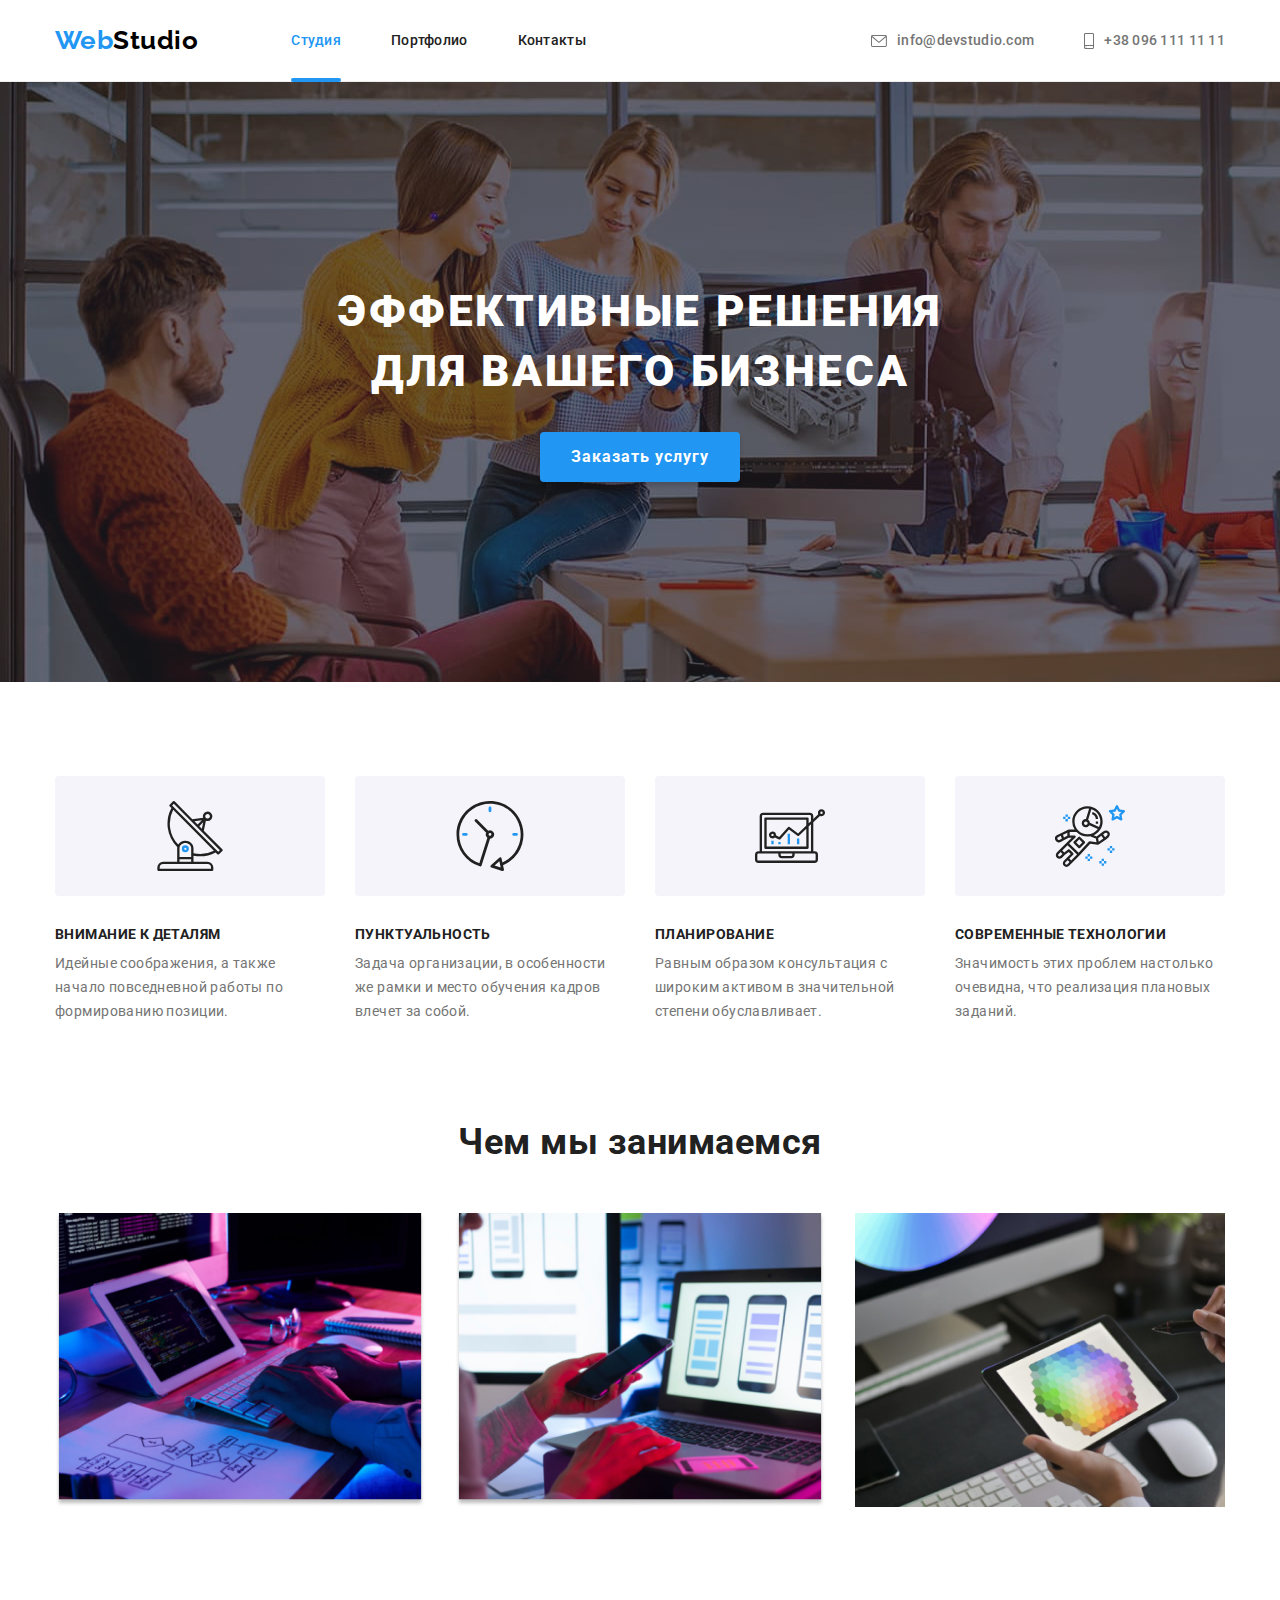
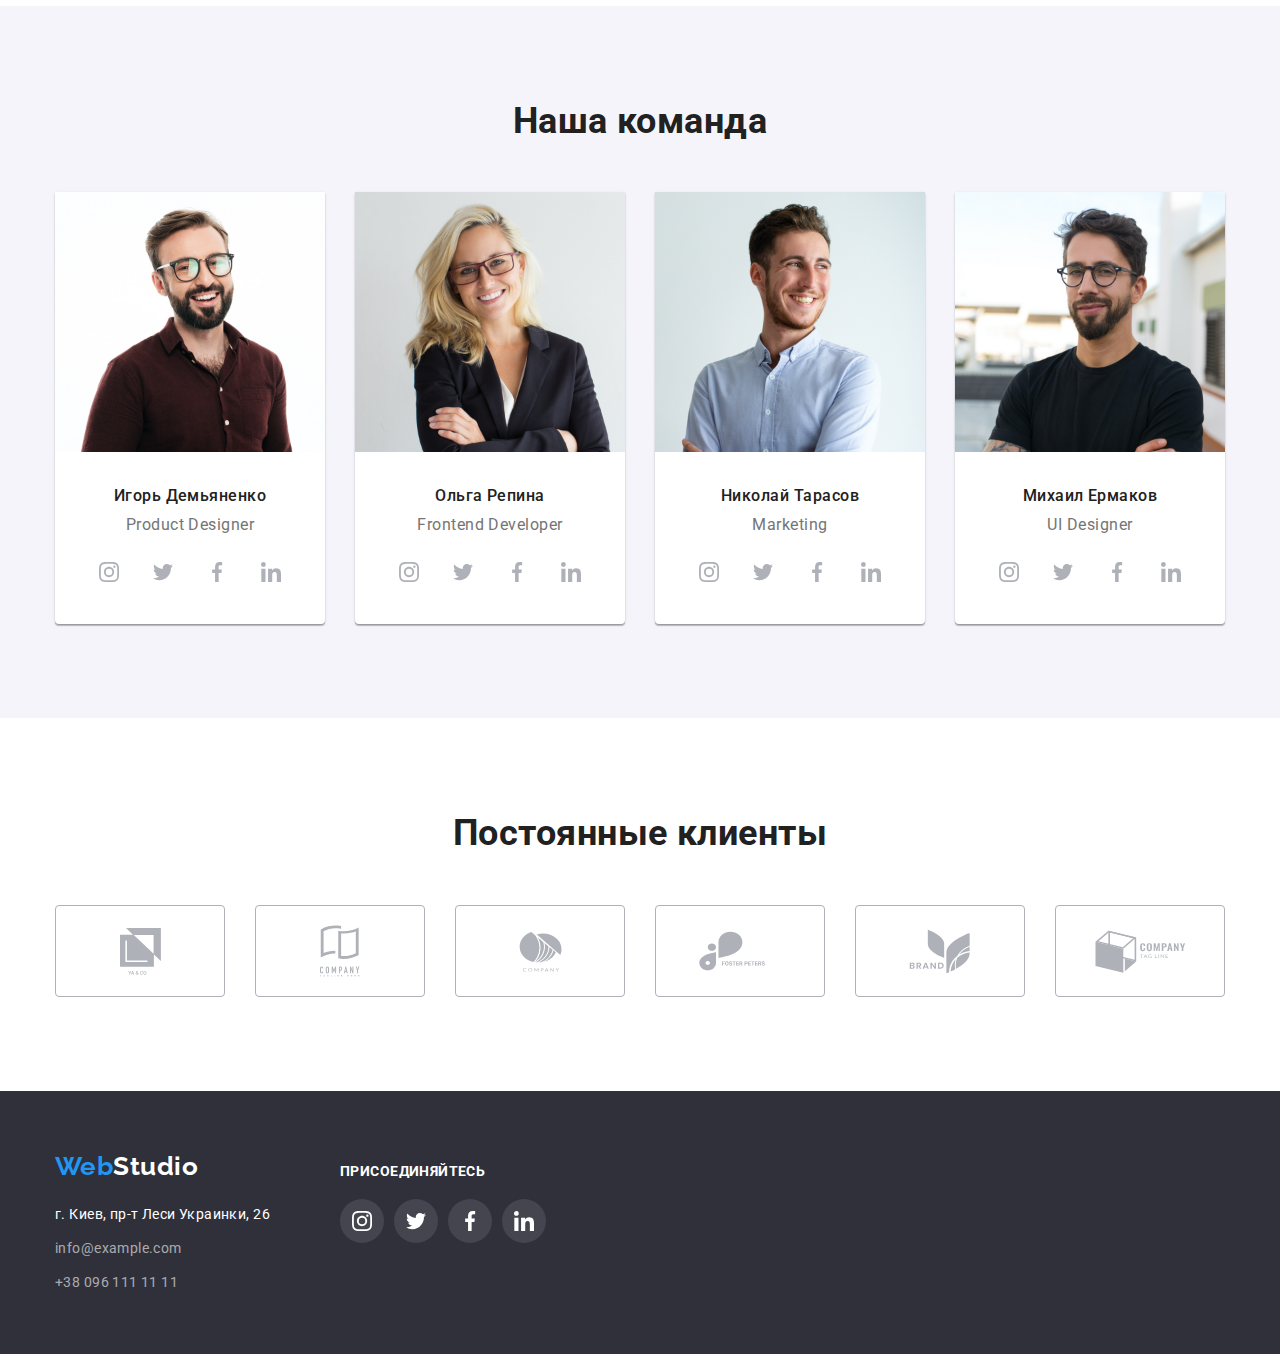
<file: index.html>
<!DOCTYPE html>
<html lang="en">
<head>
    <meta charset="UTF-8">
    <meta http-equiv="X-UA-Compatible" content="IE=edge">
    <meta name="viewport" content="width=device-width, initial-scale=1.0">
    <title>Студия</title>
    <link rel="preconnect" href="https://fonts.googleapis.com">
    <link rel="preconnect" href="https://fonts.gstatic.com" crossorigin>
    <link href="https://fonts.googleapis.com/css2?family=Raleway:wght@700&family=Roboto:wght@400;500;700;900&display=swap"
        rel="stylesheet">
    <link rel="stylesheet" href="https://cdnjs.cloudflare.com/ajax/libs/modern-normalize/1.1.0/modern-normalize.min.css">
    <link rel="stylesheet" href="./css/styles.css">
    
</head>
<body>


            <!-- хедер -->
    <header class="page-header">
      <div class="container nav"> 
          <nav class="nav">
              <a class="logo " href="./index.html"><span class="logo-web link">Web</span>Studio</a>
          <ul class="list header">
              <li class="item"> <a class="header-link link current" href="./index.html">Студия</a>  </li>
              <li class="item"> <a class="header-link link " href="./portfolio.html">Портфолио</a> </li>
              <li class="item"> <a class="header-link link" href="">Контакты</a> </li>
          </ul>
      </nav>
      
      <ul class="list auth">
          <li  class="item" >
              <a class="contacts link" href="mailto:info@devstudio.com"> 
                  <svg class="icon" width="16px" height="12px">
                      <use href="./images/sprite.svg#icon-envelope"></use>
                  </svg> info@devstudio.com </a>
        </li>
          <li  class="item">
              <a class="contacts link" href="tel:+380961111111">
                <svg class="icon" width="10px" height="16px">
                    <use href="./images/sprite.svg#icon-smartphone"></use>


                </svg>  
                +38 096 111 11 11</a>
        </li>
      </ul>
      
     </div>
    </header>
     <!-- герой -->
 <main >
     <section class="section-hero"  >
         <h1 class="hero-title">Эффективные решения <br> для вашего бизнеса</h1>
         <button class="hero-button" type="button">Заказать услугу</button>
     </section>
    

     <!-- Переваги -->
     <section class="feauters">
         <div class="container">
         <h2 hidden class="section-title">Наші переваги</h2>
         <ul class="main-feauters list">
             <li class="feauters-item">
                <div class="feauters-icon-container">
                 <svg class="icon-antena" width="70px" height="70px">
                     <use href="./images/sprite.svg#icon-antenna-1">
 
                     </use>
                 </svg>
                </div>
        <h3 class="feauters-title">Внимание к деталям</h3>
        <p class="feauters-text">Идейные соображения, а также начало повседневной работы по формированию позиции.</p>
            </li>

            <li class="feauters-item">
            <div class="feauters-icon-container">
                <svg width="70px" height="70px">
                    <use href="./images/sprite.svg#icon-clock-1">

                    </use>

                </svg>
            </div>
         <h3 class="feauters-title">Пунктуальность</h3>
         <p class="feauters-text">Задача организации, в особенности же рамки и место обучения кадров влечет за собой.</p>
           </li>

           <li class="feauters-item">
               <div class="feauters-icon-container">
                <svg width="70px" height="70px">
                    <use href="./images/sprite.svg#icon-diagram-1">

                    </use>

                </svg>
            </div>
         <h3 class="feauters-title">Планирование</h3>
          <p class="feauters-text">Равным образом консультация с широким активом в значительной степени обуславливает.</p>
       </li>

       <li class="feauters-item">
           <div class="feauters-icon-container">
                <svg width="70px" height="70px">
                    <use href="./images/sprite.svg#icon-astronaut-1">

                    </use>

                </svg>
            </div>
          <h3 class="feauters-title">Современные технологии</h3>
           <p class="feauters-text">Значимость этих проблем настолько очевидна, что реализация плановых заданий.</p>
       </li>
         </ul>
     </section >

     <!-- Чим ми займаємося -->
     <section class="section-creating">
         <div class="container">
     <h2 class="section-title">Чем мы занимаемся</h2> 
     <ul class="benefits list">
         <li class="items"><img src="./images/img1.jpg" alt="Розробка контенту" width="370" height="294"> </li>
         <li class="items"><img src="./images/box2.jpg" alt="Розробка дизайну" width="370" height="294"></li>
         <li class="items"> <img src="./images/img3.jpg" alt="Розробка додатків" width="370" height="294"></li>
     </ul>

        </div>
     </section>


     <!-- Наша команда -->
     <section class="section-team">
         <div class="container">
            <h2 class="team-title">Наша команда</h2>
         
            <ul class="team-flex list">
                <li class="team-items">
            <img src="./images/img-11.jpg" alt="Фото Ільї Демяненко" width="270" height="260">
               <div class="team-info">
                <h3 class="team-name" >Игорь Демьяненко</h3>
               <p class="team-text">Product Designer</p>
               <ul class="social-list">
                   <li class="social-icon">
                       <a class="social-link" href="">
                       <svg width="20px" height="20px">
                           <use href="./images/sprite.svg#icon-instagram-2"></use>
                       </svg>
                       </a>
                   </li>
                   <li class="social-icon">
                        <a class="social-link" href="twitter.com">
                       <svg width="20px" height="20px">
                           <use href="./images/sprite.svg#icon-twitter-1"></use>
                       </svg>
                       </a>
                   </li>
                   <li class="social-icon">
                        <a class="social-link" href="facebook.com">
                       <svg width="20px" height="20px">
                           <use href="./images/sprite.svg#icon-facebook-1"></use>
                       </svg>
                       </a>
                   </li>
                   <li class="social-icon">
                        <a class="social-link" href="linkedin.com">
                       <svg width="20px" height="20px">
                           <use href="./images/sprite.svg#icon-linkedin-1"></use>
                       </svg>
                       </a>
                   </li>
               </ul>
            </div>
                
               </li>
   
               <li class="team-items">
                   <img src="./images/img-12.jpg" alt="Фото Ольга Репина" width="270" height="260">
                    <div class="team-info">
                   <h3 class="team-name">Ольга Репина </h3>
                   <p class="team-text">Frontend Developer</p>
                    <ul class="social-list">
                   <li class="social-icon">
                        <a class="social-link" href="">
                       <svg width="20px" height="20px">
                           <use href="./images/sprite.svg#icon-instagram-2"></use>
                       </svg>
                    </a>
                   </li>
                   <li class="social-icon">
                        <a class="social-link" href="twitter.com">
                       <svg width="20px" height="20px">
                           <use href="./images/sprite.svg#icon-twitter-1"></use>
                       </svg>
                        </a>
                   </li>
                   <li class="social-icon">
                        <a class="social-link" href="facebook.com">
                       <svg width="20px" height="20px">
                           <use href="./images/sprite.svg#icon-facebook-1"></use>
                       </svg>
                       </a>
                   </li>
                   <li class="social-icon">
                        <a class="social-link" href="linkedin.com">
                       <svg width="20px" height="20px">
                           <use href="./images/sprite.svg#icon-linkedin-1"></use>
                       </svg>
                       </a>
                   </li>
               </ul>
                </div>
               </li>
   
               <li class="team-items">
                   <img src="./images/img-13.jpg" alt="Фото Николай Тарасов" width="270" height="260">
                    <div class="team-info">
                   <h3 class="team-name">Николай Тарасов</h3>
                   <p class="team-text">Marketing</p>
                    <ul class="social-list">
                         
                   <li class="social-icon">
                       <a class="social-link" href="">
                       <svg width="20px" height="20px">
                           <use href="./images/sprite.svg#icon-instagram-2"></use>
                       </svg>
                        </a>
                   </li>
                   <li class="social-icon">
                        <a class="social-link" href="twitter.com">
                       <svg width="20px" height="20px">
                           <use href="./images/sprite.svg#icon-twitter-1"></use>
                       </svg>
                       </a>
                   </li>
                   <li class="social-icon">
                        <a class="social-link" href="facebook.com">
                       <svg width="20px" height="20px">
                           <use href="./images/sprite.svg#icon-facebook-1"></use>
                       </svg>
                       </a>
                   </li>
                   <li class="social-icon">
                        <a class="social-link" href="linkedin.com">
                       <svg width="20px" height="20px">
                           <use href="./images/sprite.svg#icon-linkedin-1"></use>
                       </svg>
                       </a>
                   </li>
               </ul>
                </div>
               </li>
               <li class="team-items">
                   <img src="./images/img-14.jpg" alt="Фото Михаил Ермаков" width="270" height="260">
                   <div class="team-info">
                   <h3 class="team-name">Михаил Ермаков</h3>
                   <p class="team-text">UI Designer</p>
                    <ul class="social-list">
                   <li class="social-icon">
                       <a class="social-link" href="">
                       <svg width="20px" height="20px">
                           <use href="./images/sprite.svg#icon-instagram-2"></use>
                       </svg>
                       </a>
                   </li>
                   <li class="social-icon">
                       <a class="social-link" href="twitter.com">
                       <svg width="20px" height="20px">
                           <use href="./images/sprite.svg#icon-twitter-1" >
                           
                            </use>
                       </svg>
                       </a>
                   </li>
                   <li class="social-icon">
                       <a class="social-link" href="facebook.com">
                       <svg width="20px" height="20px">
                           <use href="./images/sprite.svg#icon-facebook-1"></use>
                       </svg>
                       </a>
                   </li>
                   <li class="social-icon">
                       <a class="social-link" href="linkedin.com">
                       <svg width="20px" height="20px">
                           <use href="./images/sprite.svg#icon-linkedin-1"></use>
                       </svg>
                       </a>
                   </li>
               </ul>
                </div>
               </li>
            </ul>



         </div>
         

     </section>

     <section class="section-clients">
         <div class="container">
             <h2 class="clients-title">Постоянные клиенты</h2>
             <ul class="clients-list">
                 <li class="clients-list-link">
                     <a  class="icon-link" href="">
                         <svg class="clients-icon" width="41" height="47">
                             <use href="./images/sprite.svg#icon-group"></use>
                         </svg>
                     </a>
                 </li>
                 <li class="clients-list-link">
                     <a class="icon-link" href="">
                         <svg class="clients-icon" width="40px" height="52px">
                             <use href="./images/sprite.svg#icon-group-1"></use>
                         </svg>
                     </a>
                 </li>
                 <li class="clients-list-link">
                     <a class="icon-link" href="" >
                         <svg class="clients-icon" width="43px" height="41px">
                             <use href="./images/sprite.svg#icon-group-2" ></use> 
                             
                         </svg>
                     </a>
                 </li>
                 <li class="clients-list-link">
                     <a class="icon-link" href="">
                         <svg class="clients-icon" width="84px" height="40px">
                             <use href="./images/sprite.svg#icon-group-3"></use>
                         </svg>
                     </a>
                 </li>
                 <li class="clients-list-link">
                     <a class="icon-link" href="">
                         <svg class="clients-icon" width="62" height="45">
                             <use href="./images/sprite.svg#icon-group-4"></use>
                         </svg>
                     </a>
                 </li>
                 <li class="clients-list-link">
                     <a class="icon-link" href="">
                         <svg class="clients-icon" width="93" height="43">
                             <use href="./images/sprite.svg#icon-group-5"></use>">
                         </svg>
                     </a>
                 </li>
             </ul>

        





        </div>
     </section>

 </main>


<!-- футер -->

<footer class="footer">
    <div class="container footer-container">
        <div class="join-container">
        <a class="logo-footer" href="./index.html"><span class="logo-web link">Web</span>Studio</a>
        <address class="address">
            <ul class="footer-list list">
                <li class="address-items">
                   <a class="address-footer link" href="https://www.google.com.ua/maps/place/бульвар+Лесі+Українки,+26,+Київ,+02000/@50.4265841,30.5361971,17z/data=!3m1!4b1!4m5!3m4!1s0x40d4cf0e033ecbe9:0x57a4dffefec77da0!8m2!3d50.4265807!4d30.5383858" 
                   target="_blank" rel="noopener noreferrer" >г. Киев, пр-т Леси Украинки, 26</a>  
                </li>
                <li class="address-items"><a class="footer-contacts link" href="mailto:info@devstudio.com">info@example.com</a></li>
                 <li class="address-items"><a class="footer-contacts link" href="tel:+380961111111">+38 096 111 11 11</a></li>
            </ul>
    
        </address>
   </div>
   
     <div class="join">
         <h2 class="join-title">присоединяйтесь</h2>
         <ul class="join-list">
             <li class="join-icon-list">
                 <a class="join-link" href="">
                     <svg width="20" height="20"> 
                         <use href="./images/sprite.svg#icon-instagram-2"></use>
                     </svg>
                 </a>
             </li>
             <li class="join-icon-list">
                 <a class="join-link" href="">
                     <svg  width="20px" height="20px">
                         <use href="./images/sprite.svg#icon-twitter-1"></use>
                     </svg>
                 </a>
             </li>
             <li class="join-icon-list">
                 <a class="join-link" href="">
                     <svg  width="20px" height="20px">
                         <use href="./images/sprite.svg#icon-facebook-1"></use>
                     </svg>
                 </a>
             </li>
             <li class="join-icon-list">
                 <a class="join-link" href="">
                     <svg  width="20px" height="20px">
                         <use href="./images/sprite.svg#icon-linkedin-1"></use>
                     </svg>
                 </a>
             </li>
         </ul>



    </div>
    
     </div>
</footer>


</body>
</html>
</file>
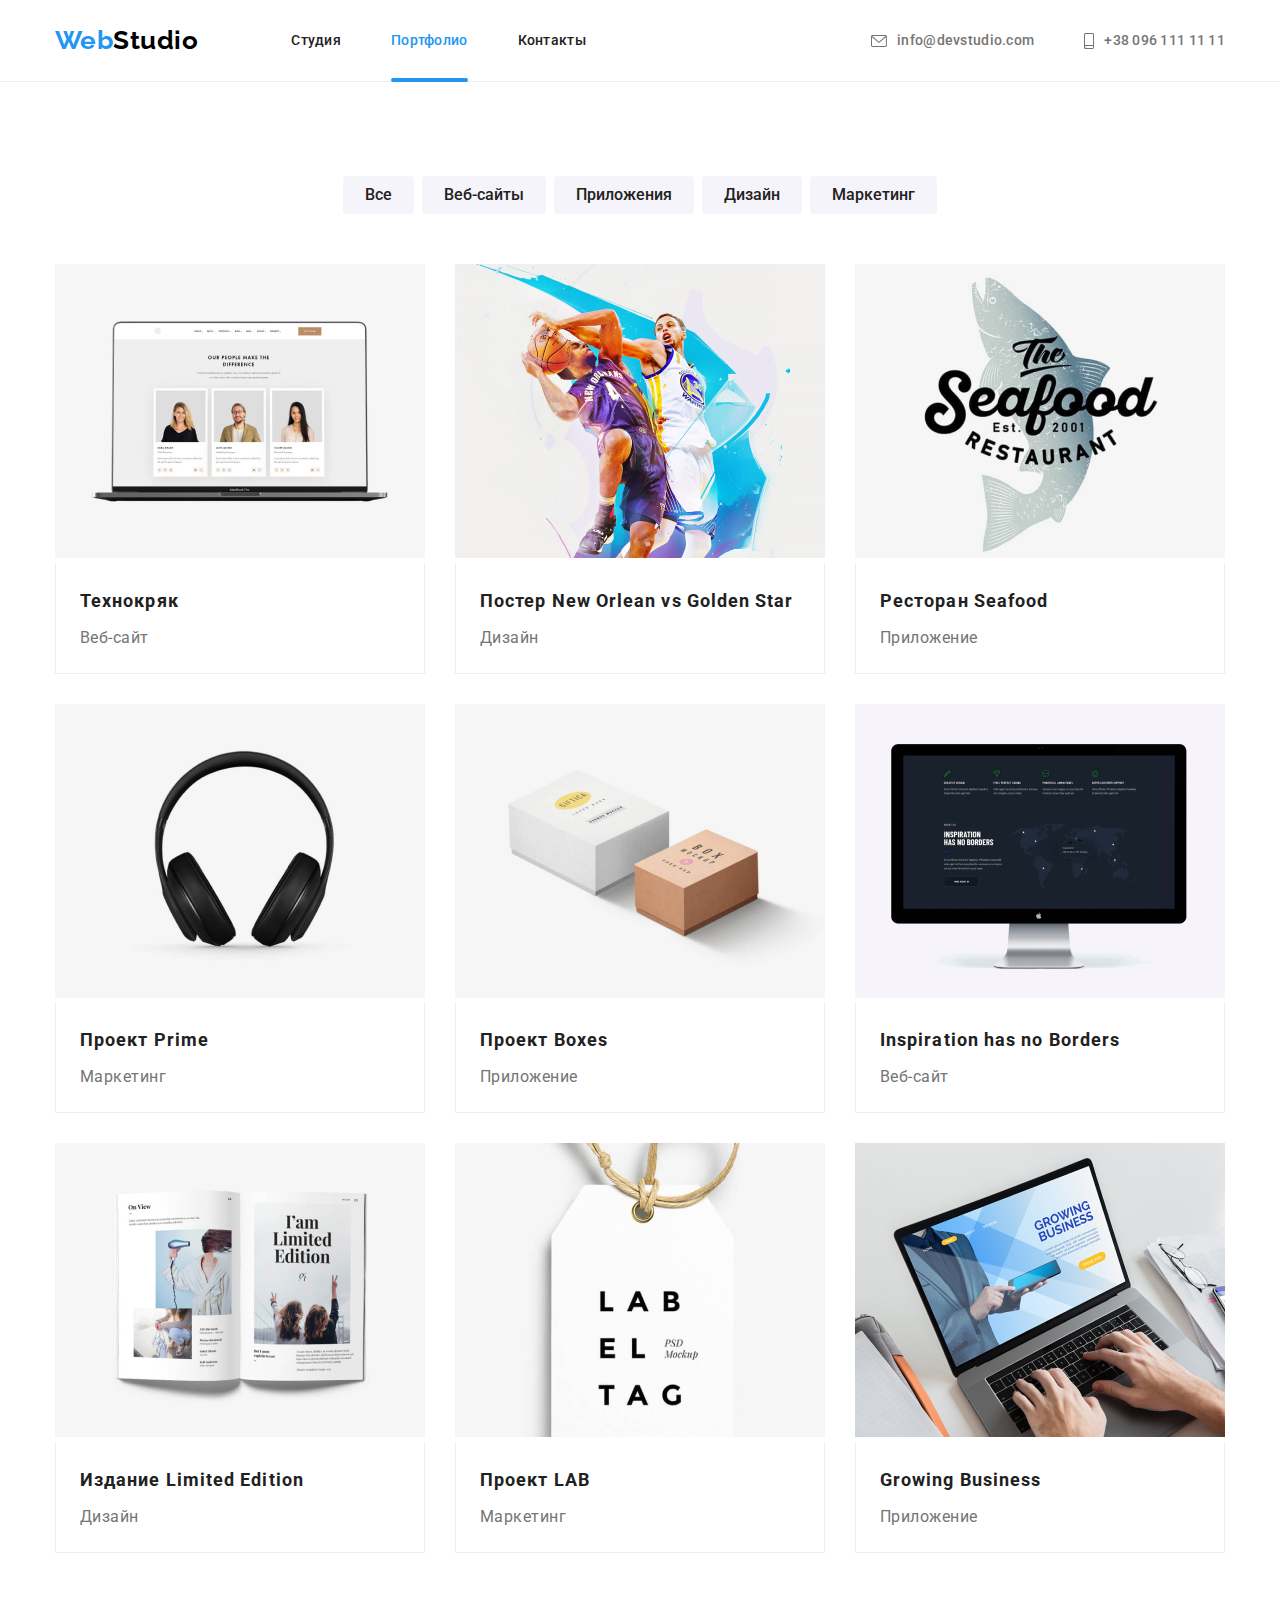
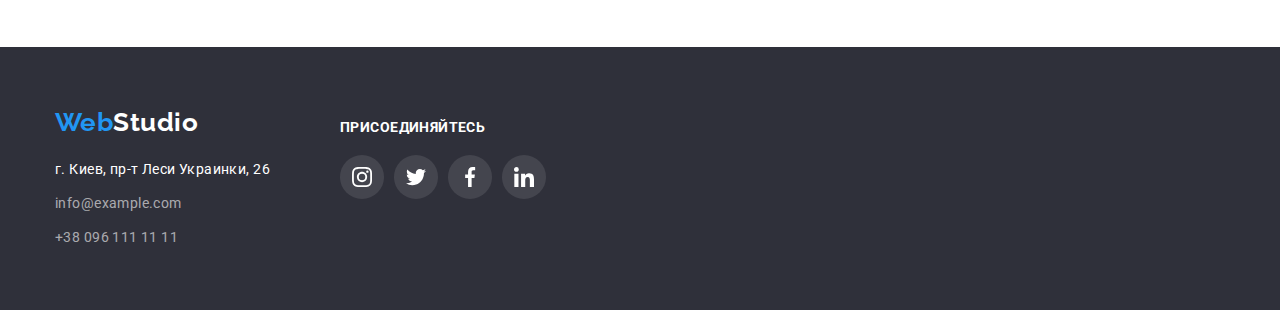
<file: portfolio.html>
<!DOCTYPE html>
<html lang="en">
  <head>
    <meta charset="UTF-8" />
    <meta http-equiv="X-UA-Compatible" content="IE=edge" />
    <meta name="viewport" content="width=device-width, initial-scale=1.0" />
    <title>Portfolio</title>
    <link rel="preconnect" href="https://fonts.googleapis.com" />
    <link rel="preconnect" href="https://fonts.gstatic.com" crossorigin />
    <link
      href="https://fonts.googleapis.com/css2?family=Raleway:wght@700&family=Roboto:wght@400;500;700&display=swap"
      rel="stylesheet"
    />
    <link
      rel="stylesheet"
      href="https://cdnjs.cloudflare.com/ajax/libs/modern-normalize/1.1.0/modern-normalize.min.css"
    />
    <link rel="stylesheet" href="./css/styles.css" />
  </head>
  <body>
    <!-- хедер -->

    <header class="page-header">
      <div class="container nav">
        <nav class="nav">
          <a class="logo" href="./index.html"
            ><span class="logo-web link">Web</span>Studio</a
          >
          <ul class="list header">
            <li class="item">
              <a class="header-link link" href="./index.html">Студия</a>
            </li>
            <li class="item">
              <a class="header-link link current" href="./portfolio.html"
                >Портфолио</a
              >
            </li>
            <li class="item">
              <a class="header-link link" href="">Контакты</a>
            </li>
          </ul>
        </nav>

        <ul class="list auth">
          <li class="item">
            <a class="contacts link" href="mailto:info@devstudio.com">
              <svg class="icon" width="16px" height="12px">
                <use href="./images/sprite.svg#icon-envelope"></use>
              </svg>
              info@devstudio.com
            </a>
          </li>
          <li class="item">
            <a class="contacts link" href="tel:+380961111111">
              <svg class="icon" width="10px" height="16px">
                <use href="./images/sprite.svg#icon-smartphone"></use>
              </svg>
              +38 096 111 11 11</a
            >
          </li>
        </ul>
      </div>
    </header>

    <!-- main -->
    <main>
      <section class="main-portfolio">
        <div class="container">
          <h1 hidden>Наші послуги</h1>

          <!-- filter -->

          <ul class="portfolio-list list">
            <li class="filter-items">
              <button class="btn-list" type="button">Все</button>
            </li>
            <li class="filter-items">
              <button class="btn-list" type="button">Веб-сайты</button>
            </li>
            <li class="filter-items">
              <button class="btn-list" type="button">Приложения</button>
            </li>
            <li class="filter-items">
              <button class="btn-list" type="button">Дизайн</button>
            </li>
            <li class="filter-items">
              <button class="btn-list" type="button">Маркетинг</button>
            </li>
          </ul>

          <!-- works  -->

          <ul class="web-list list">
            <li class="work-items">
              <a class="cards list" href=""
                ><img src="./images/img(1).jpg" alt="сайт технокряк" />
                <div class="cards-border">
                  <h2 class="work-title">Технокряк</h2>
                  <p class="work-text">Веб-сайт</p>
                </div>
              </a>
            </li>
            <li class="work-items">
              <a class="list" href=""
                ><img src="./images/img(2).jpg" alt="постер баскетбол" />
                <div class="cards-border">
                  <h2 class="work-title">Постер New Orlean vs Golden Star</h2>
                  <p class="work-text">Дизайн</p>
                </div>
              </a>
            </li>
            <li class="work-items">
              <a class="list" href=""
                ><img src="./images/img(3).jpg" alt="ресторан " />
                <div class="cards-border">
                  <h2 class="work-title">Ресторан Seafood</h2>
                  <p class="work-text">Приложение</p>
                </div>
              </a>
            </li>
            <li class="work-items">
              <a class="list" href=""
                ><img src="./images/img(4).jpg" alt="проект прайм" />
                <div class="cards-border">
                  <h2 class="work-title">Проект Prime</h2>
                  <p class="work-text">Маркетинг</p>
                </div>
              </a>
            </li>
            <li class="work-items">
              <a class="list" href=""
                ><img src="./images/img(5).jpg" alt="проект боксес" />
                <div class="cards-border">
                  <h2 class="work-title">Проект Boxes</h2>
                  <p class="work-text">Приложение</p>
                </div>
              </a>
            </li>
            <li class="work-items">
              <a class="list" href=""
                ><img src="./images/img(6).jpg" alt="веб-сайт" />
                <div class="cards-border">
                  <h2 class="work-title">Inspiration has no Borders</h2>
                  <p class="work-text">Веб-сайт</p>
                </div>
              </a>
            </li>
            <li class="work-items">
              <a class="list" href=""
                ><img src="./images/img(7).jpg" alt="издание" />
                <div class="cards-border">
                  <h2 class="work-title">Издание Limited Edition</h2>
                  <p class="work-text">Дизайн</p>
                </div>
              </a>
            </li>
            <li class="work-items">
              <a class="list" href=""
                ><img src="./images/img(8).jpg" alt="проект лаб" />
                <div class="cards-border">
                  <h2 class="work-title">Проект LAB</h2>
                  <p class="work-text">Маркетинг</p>
                </div>
              </a>
            </li>
            <li class="work-items">
              <a class="list" href=""
                ><img src="./images/img(9).jpg" alt="веб-сайт" />
                <div class="cards-border">
                  <h2 class="work-title">Growing Business</h2>
                  <p class="work-text">Приложение</p>
                </div>
              </a>
            </li>
          </ul>
        </div>
      </section>
    </main>

    <!-- футер -->

    <footer class="footer">
      <div class="container footer-container">
        <div class="join-container">
          <a class="logo-footer" href="./index.html"
            ><span class="logo-web link">Web</span>Studio</a
          >
          <address class="address">
            <ul class="footer-list list">
              <li class="address-items">
                <a
                  class="address-footer link"
                  href="https://www.google.com.ua/maps/place/бульвар+Лесі+Українки,+26,+Київ,+02000/@50.4265841,30.5361971,17z/data=!3m1!4b1!4m5!3m4!1s0x40d4cf0e033ecbe9:0x57a4dffefec77da0!8m2!3d50.4265807!4d30.5383858"
                  target="_blank"
                  rel="noopener noreferrer"
                  >г. Киев, пр-т Леси Украинки, 26</a
                >
              </li>
              <li class="address-items">
                <a class="footer-contacts link" href="mailto:info@devstudio.com"
                  >info@example.com</a
                >
              </li>
              <li class="address-items">
                <a class="footer-contacts link" href="tel:+380961111111"
                  >+38 096 111 11 11</a
                >
              </li>
            </ul>
          </address>
        </div>

        <div class="join">
          <h2 class="join-title">присоединяйтесь</h2>
          <ul class="join-list">
            <li class="join-icon-list">
              <a class="join-link" href="">
                <svg width="20" height="20">
                  <use href="./images/sprite.svg#icon-instagram-2"></use>
                </svg>
              </a>
            </li>
            <li class="join-icon-list">
              <a class="join-link" href="">
                <svg width="20px" height="20px">
                  <use href="./images/sprite.svg#icon-twitter-1"></use>
                </svg>
              </a>
            </li>
            <li class="join-icon-list">
              <a class="join-link" href="">
                <svg width="20px" height="20px">
                  <use href="./images/sprite.svg#icon-facebook-1"></use>
                </svg>
              </a>
            </li>
            <li class="join-icon-list">
              <a class="join-link" href="">
                <svg width="20px" height="20px">
                  <use href="./images/sprite.svg#icon-linkedin-1"></use>
                </svg>
              </a>
            </li>
          </ul>
        </div>
      </div>
    </footer>
  </body>
</html>
</file>
<file: css/styles.css>
:root {
    --primary-text-color: #757575;
    --title-text-color:  #212121;
    --accent-color: #2196F3;
    --white-color: #ffffff;
    --white-bcg-color:  #E5E5E5;
    --primary-background-color: #2F303A;
    --section-background-color: #F5F4FA;
    --logo-title-color: #000000;
    --address-color:rgba(255, 255, 255, 0.6);
    --border-color: #ECECEC;
    --icon-color:#AFB1B8;
   

 }


            /* body */
body{
    background-color: var(--white-color);
    color: var(--primary-text-color);
    font-family: 'Roboto', sans-serif;
    font-style: normal;
    letter-spacing: 0.03em;

}

/* -------------utulities------------- */
.link{
  text-decoration: none;
}
.list{
  padding: 0;
  margin: 0;
  
  list-style: none;
  text-decoration: none;
  
}

/*----------- навігація---------- */


.container{
  margin-left: auto;
  margin-right: auto;
  width: 1200px;
  padding-left: 15px;
  padding-right: 15px;
 /* outline: 2px solid tomato; */

}




.page-header  {

padding-top: 25px;
padding-bottom: 25px;
text-align: center;
align-items: center;
border-bottom: 1px solid #ECECEC;
  

   }
   



               /* LOGO */
.logo-web{
color: var(--accent-color);
font-family: 'Raleway';
font-style: normal;
font-weight: 700;
font-size: 26px;
line-height: 1.2;



}


.logo{ color:var(--logo-title-color);
font-family: 'Raleway' ;
font-style: normal;
font-weight: 700;
font-size: 26px;
line-height: 1.2;
text-decoration:none ;



}



.nav{
  display: flex;
  align-items: center;
  
  
}

.link:hover,
.link:focus{
  color: var(--accent-color);
}



.auth{
  display: flex;
  margin-left: auto;
 

 
}

.auth .item:not(:last-child) {margin-right: 50px;}

.header{
  display: flex;
  align-items: center;
 
  margin-left: 93px;
}

.header-link{
color: var(--title-text-color);
font-weight: 500;
font-size: 14px;
line-height: 1.14;
letter-spacing: 0.02em;



}

.header .item + .item {
  margin-left: 50px;

}

.contacts{
color: var(--primary-text-color);
fill: var(--primary-text-color);
font-weight: 500;
font-size: 14px;
line-height: 1.14;
letter-spacing: 0.02em;
display: flex;
justify-content: center;
align-items: center;

}

.icon{
  margin-right: 10px;
  fill: currentColor;

}

 
 

/* ---------ховер---------- */



.contacts:hover,
.contacts:focus {
 color: var(--accent-color);

}

.current{
color: var(--accent-color);
position: relative;
display: block;



 

  /* outline: 2px solid yellow; */
 
  
} 

.current::after{
  content: '';
  position: absolute;
  border-radius: 2px;

  width: 100%;
  height: 4px;
  display: block;
  bottom: 0;
  left: 0;
  transform: translateY(33px);

background-color: #2196F3;


}



/* герой */

.section-hero{
max-width: 1600px;
height: 600px;
margin-left: auto;
margin-right: auto;
background-color: var(--primary-background-color);
background-image: linear-gradient(to right,
rgba(47, 48, 58, 0.4),
rgba(47, 48, 58, 0.4)),
url(../images/hero/img-hero.jpg) ;
background-size: cover;


text-align: center;
padding-top: 200px;
padding-bottom: 200px;

}

.hero-title{
    color: var(--white-color);
font-weight: 900;
font-size: 44px;
line-height: 1.36;
text-align: center;
letter-spacing: 0.06em;
text-transform: uppercase;

margin-top: 0px;
margin-bottom: 30px;
margin-left: 0px;
margin-right: 0px;



}
    
.hero-button{
font-family: inherit;
text-align: center;
color: var(--white-color);
background-color: var(--accent-color);
cursor: pointer;

box-shadow: 0px 4px 4px rgba(0, 0, 0, 0.15);
font-weight: 700;
font-size: 16px;
line-height: 1.88;
letter-spacing: 0.06em;
border-radius: 4px ;
border: none;


width: 200px;
height: 50px;



}


   /* feauters */

   .feauters{
     padding-top: 94px;
     padding-bottom: 94px;
   }

.main-feauters {
  display: flex;
}



.main-feauters {
  display: flex;


}

.feauters-icon-container{
  width: 270px;
  height: 120px;
  margin-bottom: 30px;
  background-color: var(--section-background-color);
  border-radius: 4px;
  display: flex;
  justify-content: center;
  align-items: center;

}



.feauters-title{
color: var(--title-text-color);
font-weight: 700;
font-size: 14px;
line-height: 16px;
letter-spacing: 0.03em;
text-transform: uppercase;

margin-top: 0px;
margin-bottom: 10px;
}

.feauters-text{
font-weight: 400;
font-size: 14px;
line-height: 1.71;
letter-spacing: 0.03em;

margin-top: 0px;
margin-bottom: 0px;
}

.feauters-item {
  margin-right: 30px;

  width: 270px;
  height: 251px;
}

.feauters-item:last-child {
  margin-right: 0;
  
}






/* Чим ми займаємося */


.section-creating{
  padding-bottom: 94px;

}

.section-title{
  color: var(--title-text-color);
 font-weight: 700;
 font-size: 36px;
 line-height: 1.17;
 text-align: center;
 margin-top: 0px;
 margin-bottom: 50px;
 
 }

 .benefits{
   display: flex;
  
   
 }

 .items + .items{
   margin-left: 30px;
   
 }


/* Команда */
.section-team{
  padding-top: 94px;
  padding-bottom: 94px;


    background-color: var(--section-background-color);
    
    
}

.team-title {
  color: var(--title-text-color);
  font-weight: 700;
  font-size: 36px;
  line-height: 1.17;
  text-align: center;
  margin-top: 0px;
  margin-bottom: 50px;
  
  
}

.team-flex {
  display: flex;

}




.team-name {
color: var(--title-text-color);
font-weight: 500;
font-size: 16px;
line-height: 1.19;
text-align: center;

margin-bottom: 10px;
margin-top: 0px;


}

.team-info{
padding-top: 30px;
padding-bottom: 30px;

}


.team-text{ 
    font-weight: 400;
    font-size: 16px;
    line-height: 1.19;
    text-align: center;

    margin-top: 0px;
    margin-bottom: 16px;
   
}

.social-list{
  display: flex;
  justify-content: center;
  padding: 0;
  list-style: none;
 
 
}



.social-link{
  background-color: var(--white-color);
  fill: var(--icon-color);
    display: flex;
    justify-content: center;
    align-items: center;
    width: 44px;
    height: 44px;
      border-radius: 50%
 
    ;
}

.social-link:hover,
.social-link:focus{
  fill: var(--white-color);
  background-color: var(--accent-color);
  /* border-radius: 50% */
}



.social-icon:not(:last-child){
  margin-right: 10px;
}

.team-items{
  background-color: #ffffff;
  border-radius: 0px 0px 4px 4px;
  box-shadow: 0px 1px 3px rgba(0, 0, 0, 0.12), 0px 1px 1px rgba(0, 0, 0, 0.14),
    0px 2px 1px rgba(0, 0, 0, 0.2);
}



.team-items + .team-items{
  margin-left: 30px;
}
    


/* --------clients------- */

.section-clients{
padding-top: 94px;
padding-bottom: 94px;
}


.clients-title{
  font-weight: 700;
  font-size: 36px;
  line-height: 1.2;
  text-align: center;
  margin-top: 0px;
  margin-bottom: 50px;
  color: var(--title-text-color);
  
}


.clients-list{
display: flex;
margin: 0px;
padding: 0px;


list-style: none;

}



.clients-list-link:not(:last-child){
  margin-right: 30px;
 
}

.icon-link{
  display: flex;
  justify-content: center;
  align-items: center;
  width: 170px;
  height: 92px;
  border: 1px solid var(--icon-color);
  border-radius: 4px;
  

  fill:  var(--icon-color);
}

.icon-link:hover,
.icon-link:focus{
  fill: var(--accent-color);
  border-color: var(--accent-color);
}







        /* футер */
  .footer{
    
    background-color: var(--primary-background-color);
    font-weight: 400;
    font-size: 14px;
    line-height: 1.71;

    padding-top: 60px;
    padding-bottom: 60px;
 
  } 
 

.footer-container{
  display: flex;
}


  .logo-footer{
    display: block;
    margin-bottom: 20px;

    font-family: 'Raleway';
      font-style: normal;
      color: var(--white-color);
      font-weight: 700;
      font-size: 26px;
      line-height: 1.19;
      text-decoration: none;
  }


  .address{
font-style: normal;
font-weight: 400;
font-size: 14px;
line-height: 1.71;
letter-spacing: 0.03em;
  }

.address-items + .address-items{
  margin-top: 10px;
}


  .address-footer  {
    color: var(--white-color);

  }

  .footer-contacts{
      color: var(--address-color);
     
  }

  /* -----------Join-footer--------- */

.join-container{
  margin-right: 70px;
}

 

  .join-title{
font-weight: 700;
  font-size: 14px;
  line-height: 16px;
  letter-spacing: 0.03em;
  text-transform: uppercase;
  text-align: start;
  margin-top: 0px;
  margin-bottom: 20px;
  padding-top: 12px;
  
  color: var(--white-color);
  }

  .join-list{
    display: flex;
    width: 206px;
    height: 44px;
    list-style: none;
    padding: 0px;
    margin: 0;

  }
      
.join-icon-list{
  
  


}

.join-icon-list:not(:last-child){
  margin-right: 10px;

}

.join-link{
  fill: var(--white-color);
  background: rgba(255, 255, 255, 0.1);
  display: flex;
  width: 44px;
  height: 44px;
  border-radius: 50%;
  align-items: center;
  justify-content: center;

}

.join-link:hover,
.join-link:focus {

fill: var(--white-color);
background-color: var(--accent-color)
}


/* ------------Portfolio------------ */



       /* filter*/
   .main-portfolio{
      padding-top: 94px;
      padding-bottom: 94px;
   }    

 .portfolio-list{
   display: flex;
   justify-content: center;

 
  margin-bottom: 50px;

 }      

 .filter-items:hover{
  box-shadow: 0px 3px 1px rgba(0, 0, 0, 0.1), 0px 1px 2px rgba(0, 0, 0, 0.08), 0px 2px 2px rgba(0, 0, 0, 0.12);
 }

 .filter-items + .filter-items{
   margin-left: 8px;
 }

 .web-list{
   display: flex;
   flex-wrap: wrap;
  
 }


 .btn-list {
color: var(--title-text-color);
background-color: var(--section-background-color);
font-family:inherit;
font-weight: 500;
font-size: 16px;
line-height: 1.63; 
cursor: pointer;
border: none;
border-radius: 4px;;

padding: 6px 22px;

text-align: center;
 }


 .btn-list:hover,
 .btn-list:focus{
     color: var(--white-color);
     background-color: #2196F3;
 }

 
  /* --------------work------------ */

 .work-title{
   color: var(--title-text-color);
    font-weight: 700;
    font-size: 18px;
    line-height: 2.0;  
    letter-spacing: 0.06em;

  
    margin-top: 0px;
    margin-bottom: 4px;
    
    
 }

 .work-text{
     color: var(--primary-text-color);
    font-weight: 400;
    font-size: 16px;
    line-height: 1.88;

    margin: 0px;
   
 }


 .work-items{
   width: 370px;
   margin-right: 30px;
   margin-bottom: 30px;

   
 }

 .work-items:hover{
box-shadow: 0px 1px 1px rgba(0, 0, 0, 0.12), 
0px 4px 4px rgba(0, 0, 0, 0.06), 
1px 4px 6px 
rgba(0, 0, 0, 0.16);
 }

 .work-items:nth-child(3n)
 {
   margin-right: 0px;
 }

 .work-items:nth-last-child(-n+3)
 {
   margin-bottom: 0px;
 }



.cards-border{

  border: 1px solid #EEEEEE;
  border-top: none;
  padding: 20px 24px;

  
}
</file>
